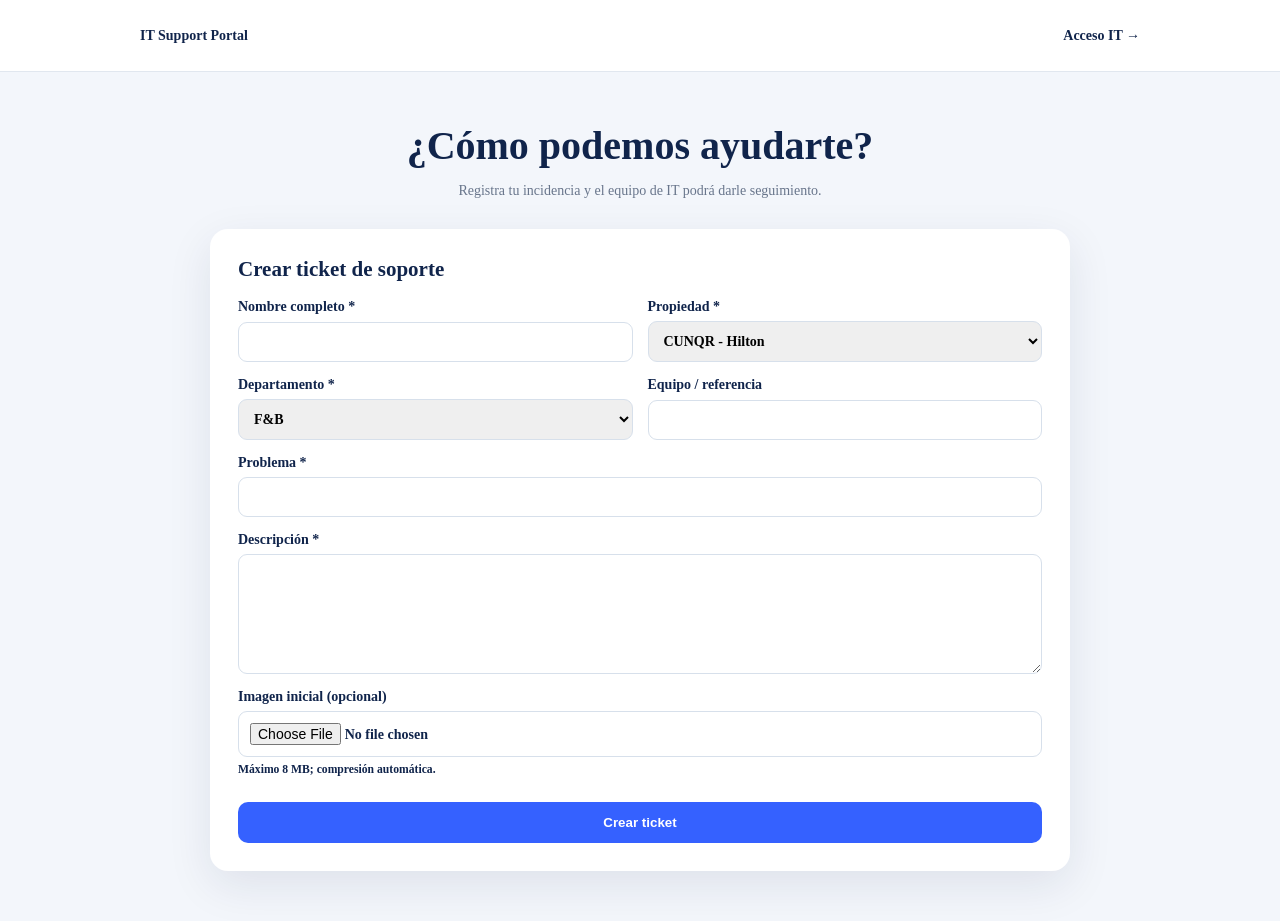
<file: IT_Service_Hub_GitHub_Ready/index.html>
<!doctype html><html lang="es"><head><meta charset="utf-8"><meta name="viewport" content="width=device-width,initial-scale=1"><title>IT Support Portal</title><link rel="stylesheet" href="assets/portal.css"></head><body><header><b>IT Support Portal</b><a href="admin.html">Acceso IT →</a></header><main><section class="hero"><h1>¿Cómo podemos ayudarte?</h1><p>Registra tu incidencia y el equipo de IT podrá darle seguimiento.</p></section><form id="ticketForm"><h2>Crear ticket de soporte</h2><div class="grid"><label>Nombre completo *<input id="requester" required></label><label>Propiedad *<select id="property"></select></label><label>Departamento *<select id="department"></select></label><label>Equipo / referencia<input id="asset"></label><label class="wide">Problema *<input id="problem" required></label><label class="wide">Descripción *<textarea id="description" required></textarea></label><label class="wide">Imagen inicial (opcional)<input id="openingImage" type="file" accept="image/*"><small>Máximo 8 MB; compresión automática.</small><div id="preview"></div></label></div><button>Crear ticket</button></form></main><dialog id="success"><h2>Ticket creado</h2><strong id="folio"></strong><button onclick="success.close()">Cerrar</button></dialog><script src="assets/portal.js"></script></body></html>
</file>
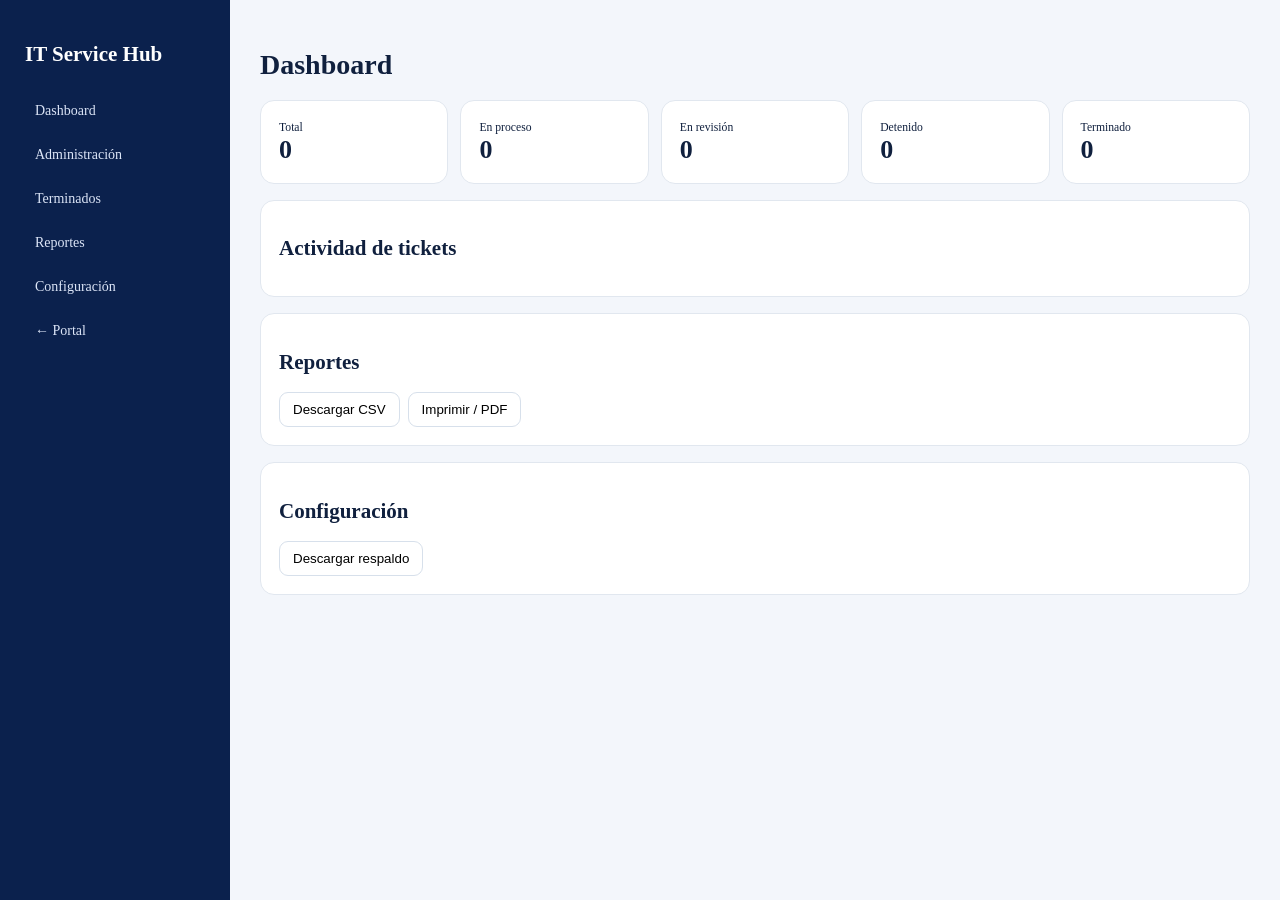
<file: IT_Service_Hub_GitHub_Ready/admin.html>
<!doctype html><html lang="es"><head><meta charset="utf-8"><meta name="viewport" content="width=device-width,initial-scale=1"><title>IT Service Hub Admin</title><link rel="stylesheet" href="assets/admin.css"></head><body><aside><h2>IT Service Hub</h2><a href="admin.html">Dashboard</a><a href="#admin">Administración</a><a href="#closed">Terminados</a><a href="#reports">Reportes</a><a href="#config">Configuración</a><a href="index.html">← Portal</a></aside><main><h1>Dashboard</h1><div id="kpis" class="kpis"></div><section><h2>Actividad de tickets</h2><div id="tickets"></div></section><section><h2>Reportes</h2><button id="csv">Descargar CSV</button><button onclick="print()">Imprimir / PDF</button></section><section><h2>Configuración</h2><button id="backup">Descargar respaldo</button></section></main><script src="assets/admin.js"></script></body></html>
</file>
<file: IT_Service_Hub_GitHub_Ready/assets/portal.css>
:root{--b:#3561ff;--n:#10244b;--bg:#f3f6fb}*{box-sizing:border-box}body{margin:0;font:14px Segoe UI;background:var(--bg);color:var(--n)}header{height:72px;background:#fff;padding:0 max(24px,calc((100% - 1000px)/2));display:flex;align-items:center;justify-content:space-between;border-bottom:1px solid #e1e7ef}header a{color:var(--n);text-decoration:none;font-weight:700}main{max-width:900px;margin:auto;padding:50px 20px}.hero{text-align:center;margin-bottom:30px}.hero h1{font-size:40px;margin:0}.hero p{color:#68758b}form{background:#fff;border-radius:18px;padding:28px;box-shadow:0 14px 45px #15254a18}form h2{margin-top:0}.grid{display:grid;grid-template-columns:1fr 1fr;gap:15px}.wide{grid-column:1/-1}label{display:grid;gap:6px;font-weight:600}input,select,textarea{padding:11px;border:1px solid #d7e0eb;border-radius:9px;font:inherit}textarea{min-height:120px}form>button{width:100%;margin-top:20px;padding:13px;border:0;border-radius:10px;background:var(--b);color:#fff;font-weight:800}#preview img{max-width:420px;max-height:230px;border-radius:10px;margin-top:10px}@media(max-width:650px){.grid{grid-template-columns:1fr}.wide{grid-column:auto}}
</file>
<file: IT_Service_Hub_GitHub_Ready/assets/admin.css>
*{box-sizing:border-box}body{margin:0;background:#f3f6fb;font:14px Segoe UI;color:#10203e;display:grid;grid-template-columns:230px 1fr;min-height:100vh}aside{background:#0b214d;color:#fff;padding:25px;display:flex;flex-direction:column;gap:8px}aside a{color:#dce5f7;text-decoration:none;padding:10px;border-radius:8px}aside a:hover{background:#ffffff18}main{padding:30px}.kpis{display:grid;grid-template-columns:repeat(5,1fr);gap:12px}.kpi,section{background:#fff;border:1px solid #e1e7ef;border-radius:14px;padding:18px;margin-bottom:16px}.kpi b{font-size:26px;display:block}.row{display:grid;grid-template-columns:80px 1fr 130px;gap:10px;padding:11px;border-top:1px solid #e8edf4}button{padding:9px 13px;border:1px solid #d7e0eb;background:#fff;border-radius:9px;margin-right:8px}@media(max-width:800px){body{grid-template-columns:1fr}aside{display:none}.kpis{grid-template-columns:1fr 1fr}}
</file>
